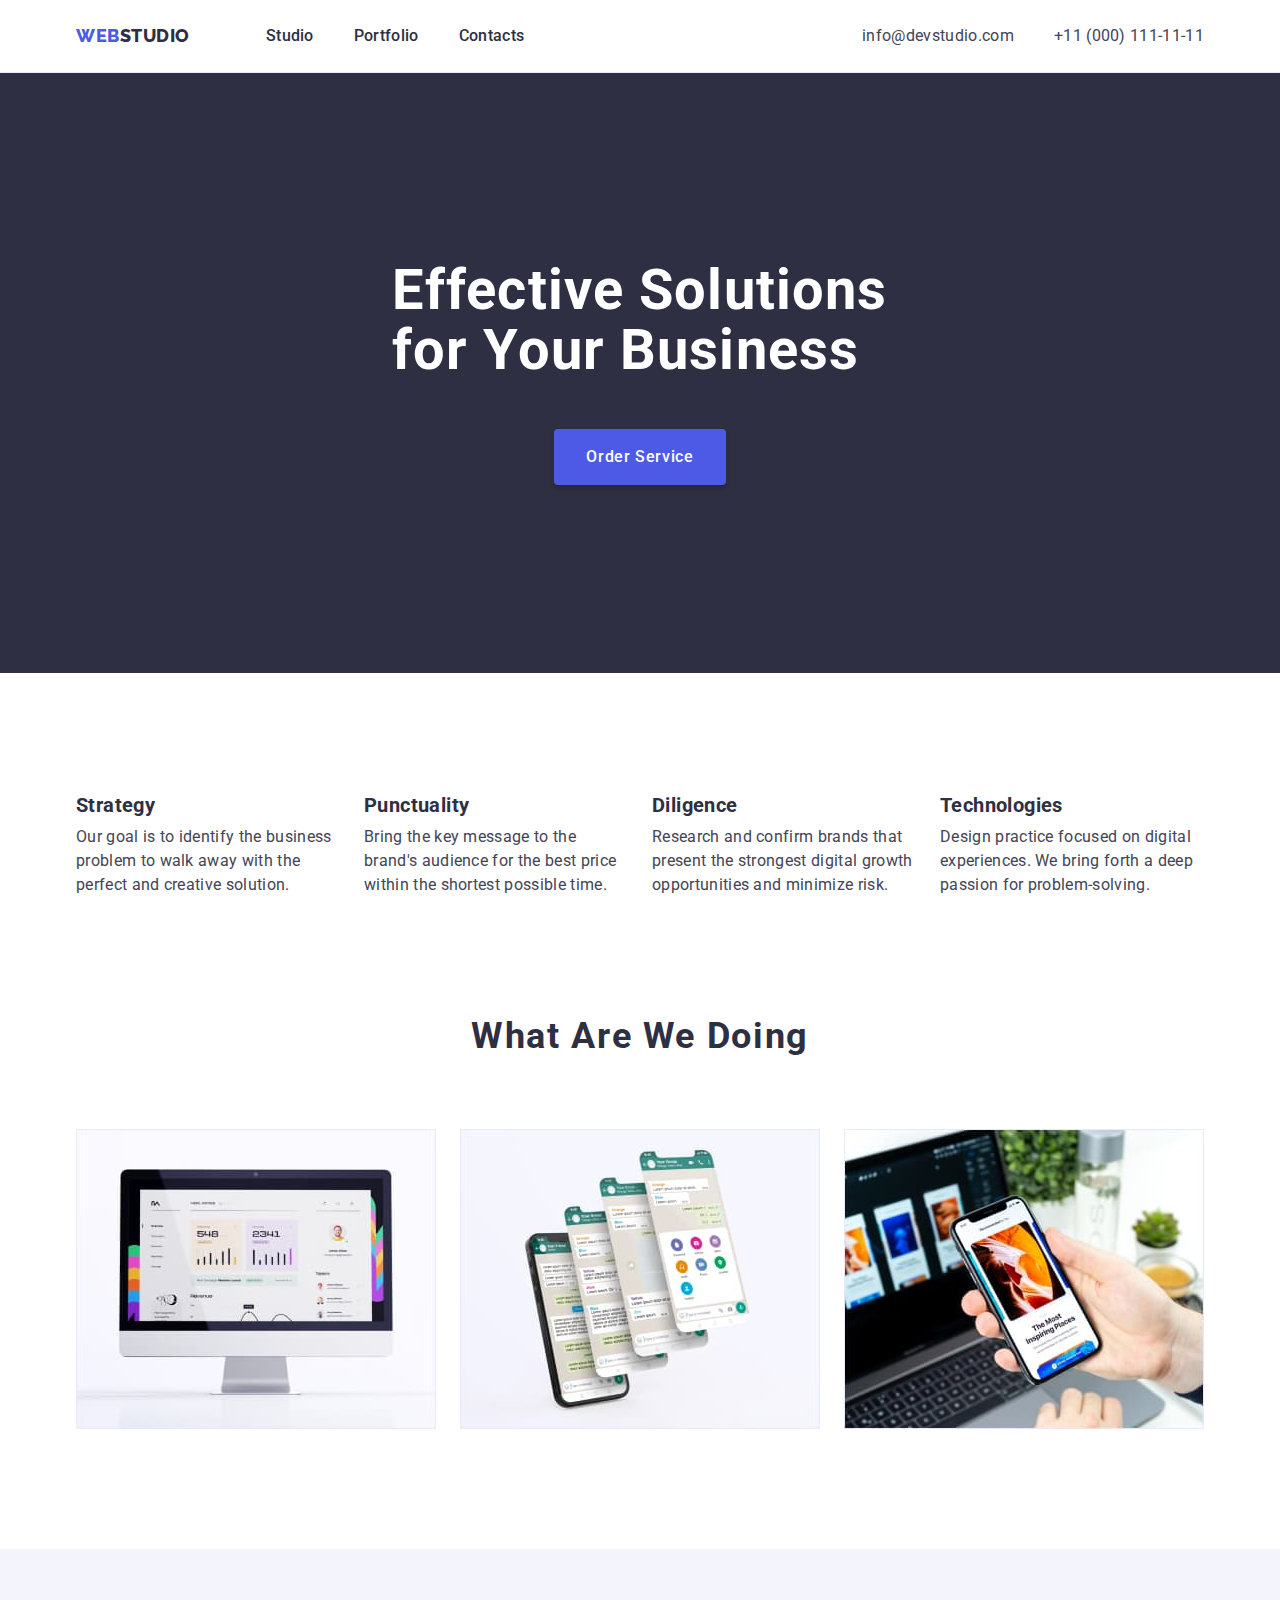
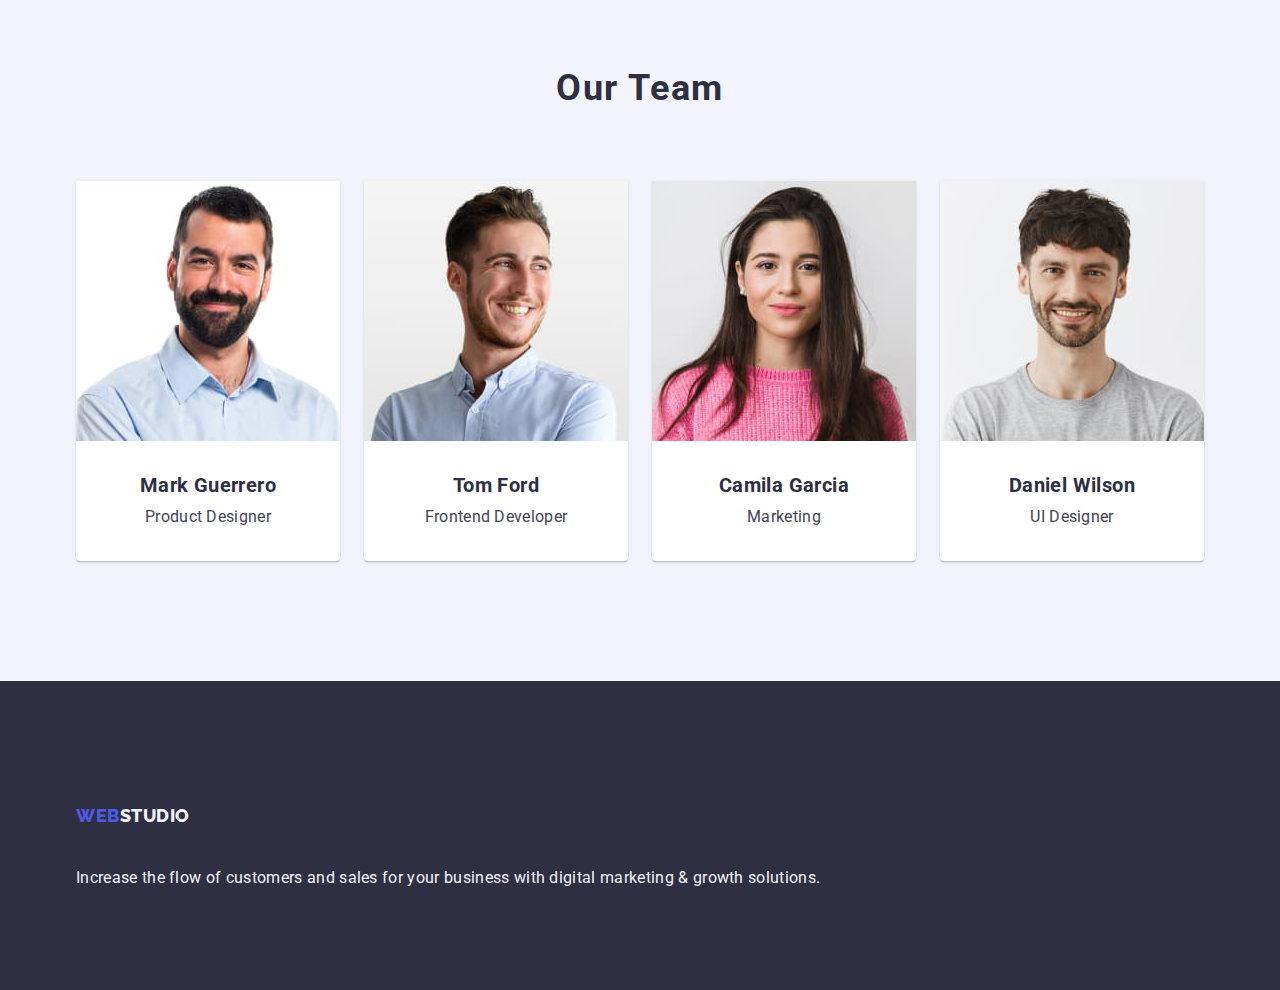
<file: index.html>
<!DOCTYPE html>
<html lang="en">
  <head>
    <meta charset="UTF-8" />
    <meta name="viewport" content="width=device-width, initial-scale=1.0" />
    <meta http-equiv="X-UA-Compatible" content="IE=edge" />
    <title>Web Studio</title>
    <link
      rel="stylesheet"
      href="https://cdn.jsdelivr.net/npm/modern-normalize@2.0.0/modern-normalize.min.css"
    />
    <link rel="preconnect" href="https://fonts.googleapis.com" />
    <link rel="preconnect" href="https://fonts.gstatic.com" crossorigin />
    <link
      href="https://fonts.googleapis.com/css2?family=Raleway:wght@800&family=Roboto:wght@400;500;700;900&display=swap"
      rel="stylesheet"
    />
    <link rel="stylesheet" href="./css/styles.css" />
  </head>
  <body>
    <header class="head-border">
      <div class="container head-wrap">
        <nav class="menu">
          <a class="logo link logo-margin" href="./index.html">
            Web<span class="logo-second-color">Studio</span>
          </a>

          <ul class="list nav-list">
            <li>
              <a class="nav-link link" href="./index.html">Studio</a>
            </li>
            <li>
              <a class="nav-link link" href="./portfolio.html">Portfolio</a>
            </li>
            <li>
              <a class="nav-link link" href="">Contacts</a>
            </li>
          </ul>
        </nav>

        <address class="address-header">
          <ul class="list contacts">
            <li>
              <a class="address-link link" href="mailto:info@devstudio.com"
                >info@devstudio.com</a
              >
            </li>
            <li>
              <a class="address-link link" href="tel:+110001111111"
                >+11 (000) 111-11-11</a
              >
            </li>
          </ul>
        </address>
      </div>
    </header>

    <main>
      <section class="hero-section">
        <div class="container">
          <h1 class="hero-title">Effective Solutions for Your Business</h1>
          <button class="hero-button" type="button">Order Service</button>
        </div>
      </section>

      <section class="section">
        <div class="container ">
          <h2 class="visually-hidden">Advantages</h2>
          <ul class="list list-wrap">
            <li class="item-advantages">
              <h3 class="list-title">Strategy</h3>
              <p class="list-text">
                Our goal is to identify the business problem to walk away with
                the perfect and creative solution.
              </p>
            </li>
            <li class="item-advantages">
              <h3 class="list-title">Punctuality</h3>
              <p class="list-text">
                Bring the key message to the brand's audience for the best price
                within the shortest possible time.
              </p>
            </li>
            <li class="item-advantages">
              <h3 class="list-title">Diligence</h3>
              <p class="list-text">
                Research and confirm brands that present the strongest digital
                growth opportunities and minimize risk.
              </p>
            </li>
            <li class="item-advantages">
              <h3 class="list-title">Technologies</h3>
              <p class="list-text">
                Design practice focused on digital experiences. We bring forth a
                deep passion for problem-solving.
              </p>
            </li>
          </ul>
        </div>
      </section>

      <section class="wrap-doing">
        <div class="container">
          <h2 class="title-block">What are we doing</h2>
          <ul class="list list-wrap">
            <li class="item-doing">
              <img
                src="./images/doing/desktop.jpg"
                alt="Desktop"
                width="360"
                height="300"
              />
            </li>
            <li class="item-doing">
              <img
                src="./images/doing/phones.jpg"
                alt="Phones"
                width="360"
                height="300"
              />
            </li>
            <li class="item-doing">
              <img
                src="./images/doing/laptope.jpg"
                alt="Laptop and phone"
                width="360"
                height="300"
              />
            </li>
          </ul>
        </div>
      </section>

      <section class="team">
        <div class="container">
          <h2 class="title-block">Our Team</h2>
          <ul class="list list-wrap">
            <li class="list-team">
              <img
                src="./images/team/Mark.jpg"
                alt="Product Designer Mark"
                width="264"
                height="260"
              />
              <div class="inner">
                <h3 class="list-title">Mark Guerrero</h3>
                <p class="list-text">Product Designer</p>
              </div>
            </li>
            <li class="list-team">
              <img
                src="./images/team/Tom.jpg"
                alt="Frontend Developer Tom"
                width="264"
                height="260"
              />
              <div class="inner">
                <h3 class="list-title">Tom Ford</h3>
                <p class="list-text">Frontend Developer</p>
              </div>
            </li>
            <li class="list-team">
              <img
                src="./images/team/Camila.jpg"
                alt="Marketing Camila"
                width="264"
                height="260"
              />
              <div class="inner">
                <h3 class="list-title">Camila Garcia</h3>
                <p class="list-text">Marketing</p>
              </div>
            </li>
            <li class="list-team">
              <img
                src="./images/team/Daniel.jpg"
                alt="UI Designer Daniel"
                width="264"
                height="260"
              />
              <div class="inner">
                <h3 class="list-title">Daniel Wilson</h3>
                <p class="list-text">UI Designer</p>
              </div>
            </li>
          </ul>
        </div>
      </section>
    </main>

    <footer class="footer footer-wrap">
      <div class="container">
        <a class="logo link footer-logo" href="./index.html">
          Web<span class="logo-second-color">Studio</span>
        </a>
        <p class="footer-text">
          Increase the flow of customers and sales for your business with
          digital marketing & growth solutions.
        </p>
      </div>
    </footer>
  </body>
</html>
</file>
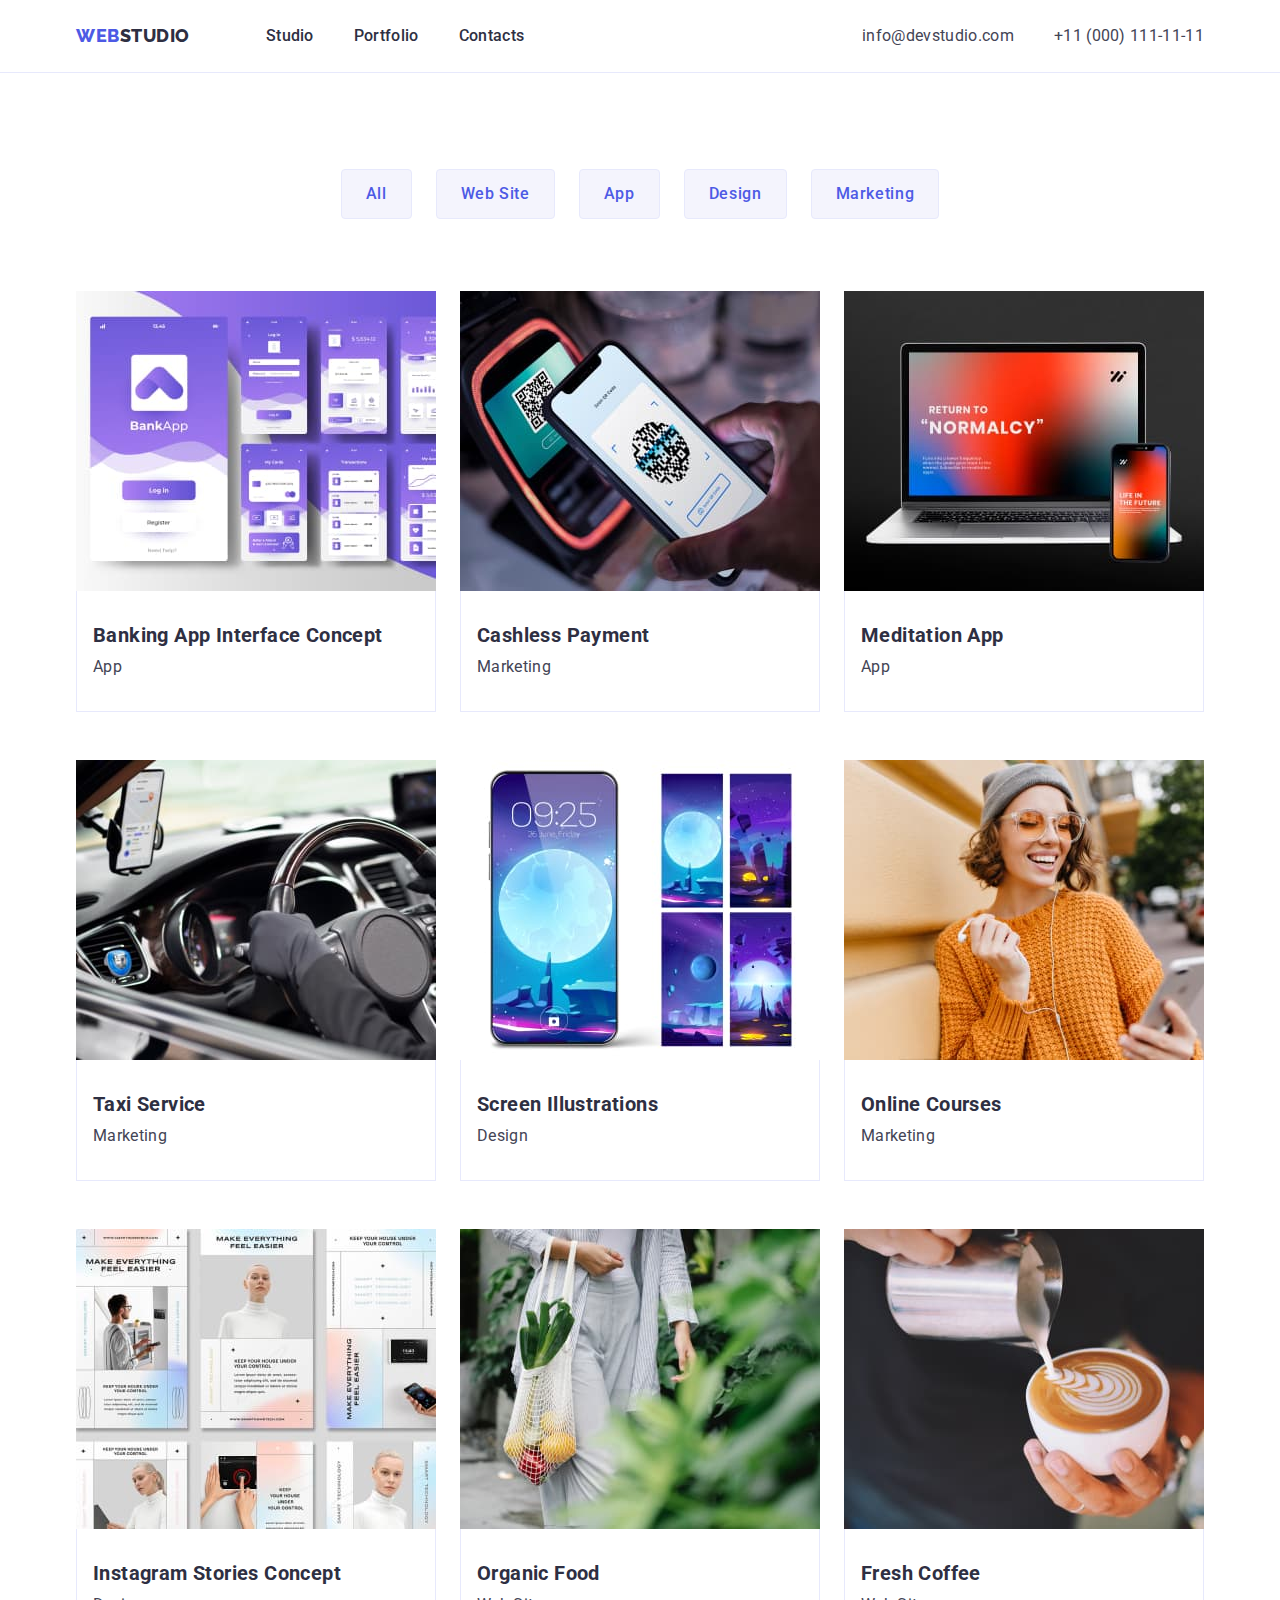
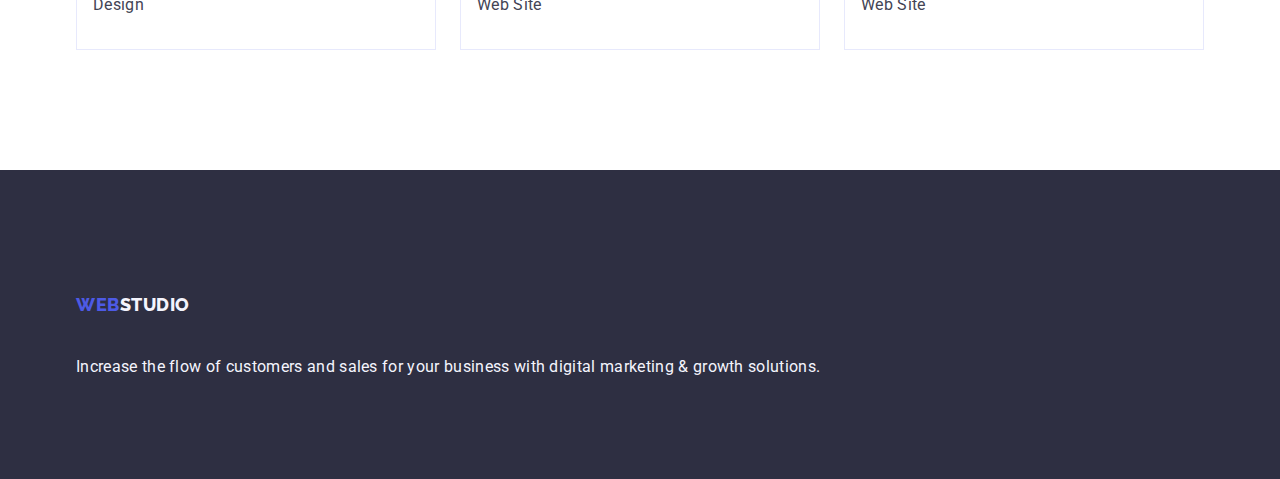
<file: portfolio.html>
<!DOCTYPE html>
<html lang="en">
  <head>
    <meta charset="UTF-8" />
    <meta name="viewport" content="width=device-width, initial-scale=1.0" />
    <meta http-equiv="X-UA-Compatible" content="IE=edge" />
    <title>Web Studio</title>
    <link
      rel="stylesheet"
      href="https://cdn.jsdelivr.net/npm/modern-normalize@2.0.0/modern-normalize.min.css"
    />
    <link rel="preconnect" href="https://fonts.googleapis.com" />
    <link rel="preconnect" href="https://fonts.gstatic.com" crossorigin />
    <link
      href="https://fonts.googleapis.com/css2?family=Raleway:wght@800&family=Roboto:wght@400;500;700;900&display=swap"
      rel="stylesheet"
    />
    <link rel="stylesheet" href="./css/styles.css" />
  </head>
  <body>
    <header class="head-border">
      <div class="container head-wrap">
        <nav class="menu">
          <a class="logo link logo-margin" href="./index.html">
            Web<span class="logo-second-color">Studio</span>
          </a>

          <ul class="list nav-list">
            <li>
              <a class="nav-link link" href="./index.html">Studio</a>
            </li>
            <li>
              <a class="nav-link link" href="./portfolio.html">Portfolio</a>
            </li>
            <li>
              <a class="nav-link link" href="">Contacts</a>
            </li>
          </ul>
        </nav>

        <address class="address-header">
          <ul class="list contacts">
            <li>
              <a class="address-link link" href="mailto:info@devstudio.com"
                >info@devstudio.com</a
              >
            </li>
            <li>
              <a class="address-link link" href="tel:+110001111111"
                >+11 (000) 111-11-11</a
              >
            </li>
          </ul>
        </address>
      </div>
    </header>

    <main>
      <section class="wrap-portfolio">
        <div class="container">
          <h1 class="visually-hidden">Portfolio</h1>
          <ul class="list list-wrap filter-list">
            <li>
              <button class="filter-button" type="button">All</button>
            </li>
            <li>
              <button class="filter-button" type="button">Web Site</button>
            </li>
            <li>
              <button class="filter-button" type="button">App</button>
            </li>
            <li>
              <button class="filter-button" type="button">Design</button>
            </li>
            <li>
              <button class="filter-button" type="button">Marketing</button>
            </li>
          </ul>
          <ul class="list list-wrap list-portfolio">
            <li class="item-portfolio">
              <a class="link" href="">
                <img class="img-portfolio"
                  src="./images/portfolio/bankingAppInterfaceConcept.jpg"
                  alt="Banking App Interface Concept"
                  width="360"
                  height="300"
                />
                <div class="inner-portfolio">
                  <h2 class="list-title">Banking App Interface Concept</h2>
                  <p class="list-text">App</p>
                </div>
              </a>
            </li>
            <li class="item-portfolio">
              <a class="link" href="">
                <img class="img-portfolio"
                  src="./images/portfolio/cashlessPayment.jpg"
                  alt="Cashless Payment"
                  width="360"
                  height="300"
                />
                <div class="inner-portfolio">
                  <h2 class="list-title">Cashless Payment</h2>
                  <p class="list-text">Marketing</p>
                </div>
              </a>
            </li>
            <li class="item-portfolio">
              <a class="link" href="">
                <img class="img-portfolio"
                  src="./images/portfolio/meditationApp.jpg"
                  alt="Meditation App"
                  width="360"
                  height="300"
                />
                <div class="inner-portfolio">
                  <h2 class="list-title">Meditation App</h2>
                  <p class="list-text">App</p>
                </div>
              </a>
            </li>
            <li class="item-portfolio">
              <a class="link" href="">
                <img class="img-portfolio"
                  src="./images/portfolio/taxiService.jpg"
                  alt="Taxi Service"
                  width="360"
                  height="300"
                />
                <div class="inner-portfolio">
                  <h2 class="list-title">Taxi Service</h2>
                  <p class="list-text">Marketing</p>
                </div>
              </a>
            </li>
            <li class="item-portfolio">
              <a class="link" href="">
                <img class="img-portfolio"
                  src="./images/portfolio/screenIllustrations.jpg"
                  alt="Screen Illustrations"
                  width="360"
                  height="300"
                />
                <div class="inner-portfolio">
                  <h2 class="list-title">Screen Illustrations</h2>
                  <p class="list-text">Design</p>
                </div>
              </a>
            </li>
            <li class="item-portfolio">
              <a class="link" href="">
                <img class="img-portfolio"
                  src="./images/portfolio/onlineCourses.jpg"
                  alt="Online Courses"
                  width="360"
                  height="300"
                />
                <div class="inner-portfolio">
                  <h2 class="list-title">Online Courses</h2>
                  <p class="list-text">Marketing</p>
                </div>
              </a>
            </li>
            <li class="item-portfolio">
              <a class="link" href="">
                <img class="img-portfolio"
                  src="./images/portfolio/instagramStoriesConcept.jpg"
                  alt="Instagram Stories Concept"
                  width="360"
                  height="300"
                />
                <div class="inner-portfolio">
                  <h2 class="list-title">Instagram Stories Concept</h2>
                  <p class="list-text">Design</p>
                </div>
              </a>
            </li>
            <li class="item-portfolio">
              <a class="link" href="">
                <img class="img-portfolio"
                  src="./images/portfolio/organicFood.jpg"
                  alt="Organic Food"
                  width="360"
                  height="300"
                />
                <div class="inner-portfolio">
                  <h2 class="list-title">Organic Food</h2>
                  <p class="list-text">Web Site</p>
                </div>
              </a>
            </li>
            <li class="item-portfolio">
              <a class="link" href="">
                <img class="img-portfolio"
                  src="./images/portfolio/freshCoffee.jpg"
                  alt="Fresh Coffee"
                  width="360"
                  height="300"
                />
                <div class="inner-portfolio">
                  <h2 class="list-title">Fresh Coffee</h2>
                  <p class="list-text">Web Site</p>
                </div>
              </a>
            </li>
          </ul>          
        </div>
      </section>
    </main>

    <footer class="footer footer-wrap">
      <div class="container">
        <a class="logo link footer-logo" href="./index.html">
          Web<span class="logo-second-color">Studio</span>
        </a>
        <p class="footer-text">
          Increase the flow of customers and sales for your business with
          digital marketing & growth solutions.
        </p>
      </div>
    </footer>
  </body>
</html>
</file>
<file: css/styles.css>
:root {
  --primary-font: 'Roboto', sans-serif;
  --logo-font: 'Raleway', sans-serif;
  --primary-white-color: #ffffff;
  --secondary-white-color: #f4f4fd;
  --primary-gray-color: #434455;
  --secondary-gray-color: #2e2f42;
  --primary-blue-color: #4d5ae5;
  --primary-accent-color: #404bbf;
  --active-link-color: #f44336;
}

body {
  font-family: var(--primary-font);
  color: var(--primary-gray-color);
  background-color: var(--primary-white-color);
  font-size: 16px;
  line-height: 1.5;
  letter-spacing: 0.02em;
}

img {
  display: block;
}

h1,
h2,
h3,
h4,
h5,
h6,
p {
  margin-top: 0;
  margin-bottom: 0;
}

ul,
ol {
  padding-left: 0;
  margin-top: 0;
  margin-bottom: 0;
}

.list {
  list-style: none;
}

.link {
  text-decoration: none;
}

.list-wrap {
  display: flex;
  gap: 24px;
}

/* ================Стилі для HEADER==================== */

.head-border {
  border-bottom: 1px solid #e7e9fc;
}

.container  {
  width: 1158px;
  padding-left: 15px;
  padding-right: 15px;
  margin-left: auto;
  margin-right: auto;
}

.head-wrap {
  display: flex;
}

.menu {
  display: flex;
  align-items: center;

}

.logo {
  color: var(--primary-blue-color);
  font-family: var(--logo-font);
  font-size: 18px;
  font-weight: 800;
  line-height: 1.17;
  padding: 24px 0;
  letter-spacing: 0.03em;
  text-transform: uppercase;
}

.logo-margin{
  margin-right: 76px;
  display: block;
}

.logo-second-color {
  color: var(--secondary-gray-color);
}



.nav-list {
  display: flex;
  gap: 40px;
  
}

.nav-link {
  color: var(--secondary-gray-color);
  font-weight: 500;
  font-size: 16px;
  display: block;
  padding: 24px 0;
  line-height: 1.5;
  letter-spacing: 0.02em;
}

.address-header {
  font-style: normal;
  margin-left: auto;
}

.contacts {
  display: flex;
  gap: 40px;
  padding: 24px 0;
}

.address-link {
  color: inherit;
  font-style: normal;
}

.nav-link:hover,
.nav-link:focus,
.address-link:hover,
.address-link:focus {
  color: var(--primary-accent-color);
}

.nav-link:active,
.address-link:active {
  color: var(--primary-accent-color);
}

/* ================/Стилі для HEADER==================== */

/* ================Стилі для HERO==================== */

.hero-section {
  background-color: var(--secondary-gray-color);
  padding-top: 188px;
  padding-bottom: 188px;
}
.hero-title {
  color: var(--primary-white-color);
  margin-bottom: 48px;
  max-width: 496px;
  font-size: 56px;
  font-weight: 700;
  line-height: 1.07;
  letter-spacing: 1.12px;
  margin-left: auto;
  margin-right: auto;
}

.hero-button {
  color: var(--primary-white-color);
  background-color: var(--primary-blue-color);
  display: block;
  min-width: 169px;
  font-weight: 500;
  padding: 16px 32px;
  line-height: 1.5;
  letter-spacing: 0.64px;
  cursor: pointer;
  border-radius: 4px;
  border: none;
  box-shadow: 0px 4px 4px 0px rgba(0, 0, 0, 0.15);
  margin-left: auto;
  margin-right: auto;
}
.hero-button:hover,
.hero-button:focus {
  background-color: var(--primary-accent-color);
}

/* ================/Стилі для HERO==================== */

/* ================Стилі для ADVANTAGES==================== */
.visually-hidden {
  position: absolute;
  width: 1px;
  height: 1px;
  margin: -1px;
  border: 0;
  padding: 0;
  
  white-space: nowrap;
  clip-path: inset(100%);
  clip: rect(0 0 0 0);
  overflow: hidden;
}


.item-advantages {
  flex-basis: calc((100% - 3 * 24px) / 4)
}
.section {
  padding-bottom: 120px;
  padding-top: 120px;
}

/* ================/Стилі для ADVANTAGES==================== */

/* ================Стилі для WHAT ARE YOU DOING==================== */
.title-block {
  color: var(--secondary-gray-color);
  font-size: 36px;
  font-weight: 700;
  text-align: center;
  margin-bottom: 72px;
  line-height: 1.11;
  letter-spacing: 0.045em;
  text-transform: capitalize;
}
.wrap-doing {
  padding-bottom: 120px;
}

.item-doing {
  flex-basis: calc((100% - 3 * 16px) / 3);
}
/* ================/Стилі для WHAT ARE YOU DOING==================== */

/* ================Стилі для TEAM==================== */

.team {
  background-color: var(--secondary-white-color);
  padding-top: 120px;
  padding-bottom: 120px;
}

.list-team {
  flex-basis: calc((100% - 3 * 24px) / 4);
  background-color: var(--primary-white-color);
  text-align: center;
  border-radius: 0px 0px 4px 4px;
  box-shadow: 0px 2px 1px 0px rgba(46, 47, 66, 0.08),
    0px 1px 1px 0px rgba(46, 47, 66, 0.16),
    0px 1px 6px 0px rgba(46, 47, 66, 0.08);
}

.inner {
  padding: 32px 0;
}

/* ================/Стилі для TEAM==================== */

/* ================Стилі для FOOTER==================== */

.footer {
  background-color: var(--secondary-gray-color);
}

.footer .logo-second-color {
  color: var(--secondary-white-color);
}

.footer-logo {
  display: inline-block;
  margin-bottom: 16px;
}

.footer-text {
  color: var(--secondary-white-color);
}

.footer-wrap {
  padding-top: 100px;
  padding-bottom: 100px;
}
/* ================/Стилі для FOOTER==================== */

/* ===================Стилі для PORTFOLIO ===================*/
.wrap-portfolio {
  padding: 96px 0 120px 0;
}

.filter-button {
  background-color: var(--secondary-white-color);
  padding: 12px 24px;
  color: var(--primary-blue-color);
  font-weight: 500;
  line-height: 1.5;
  letter-spacing: 0.04em;
  border: 1px solid #e7e9fc;
  border-radius: 4px;
  cursor: pointer;
}
.filter-list {
  justify-content: center;
  margin-bottom: 72px;
}

.list-title {
  color: var(--secondary-gray-color);
  font-size: 20px;
  margin-bottom: 8px;
  line-height: 1.2;
  letter-spacing: 0.02em;
}

.list-portfolio {
  flex-wrap: wrap;
  row-gap: 48px;
  justify-content: center
}

.item-portfolio {  
  flex-basis: calc((100% - 48px) / 3);
}

.img-portfolio {
  max-width: 100%;
}

.inner-portfolio {
  padding: 32px 16px;
  border: 1px solid #e7e9fc;
  border-top: none;
}

.list-text {
  color: var(--primary-gray-color);
  font-size: 16px;
}

.filter-button:hover,
.filter-button:focus {
  background-color: var(--primary-accent-color);
  color: var(--primary-white-color);
  border: 1px solid transparent
}
/* ===================/Стилі для PORTFOLIO ===================*/
</file>
